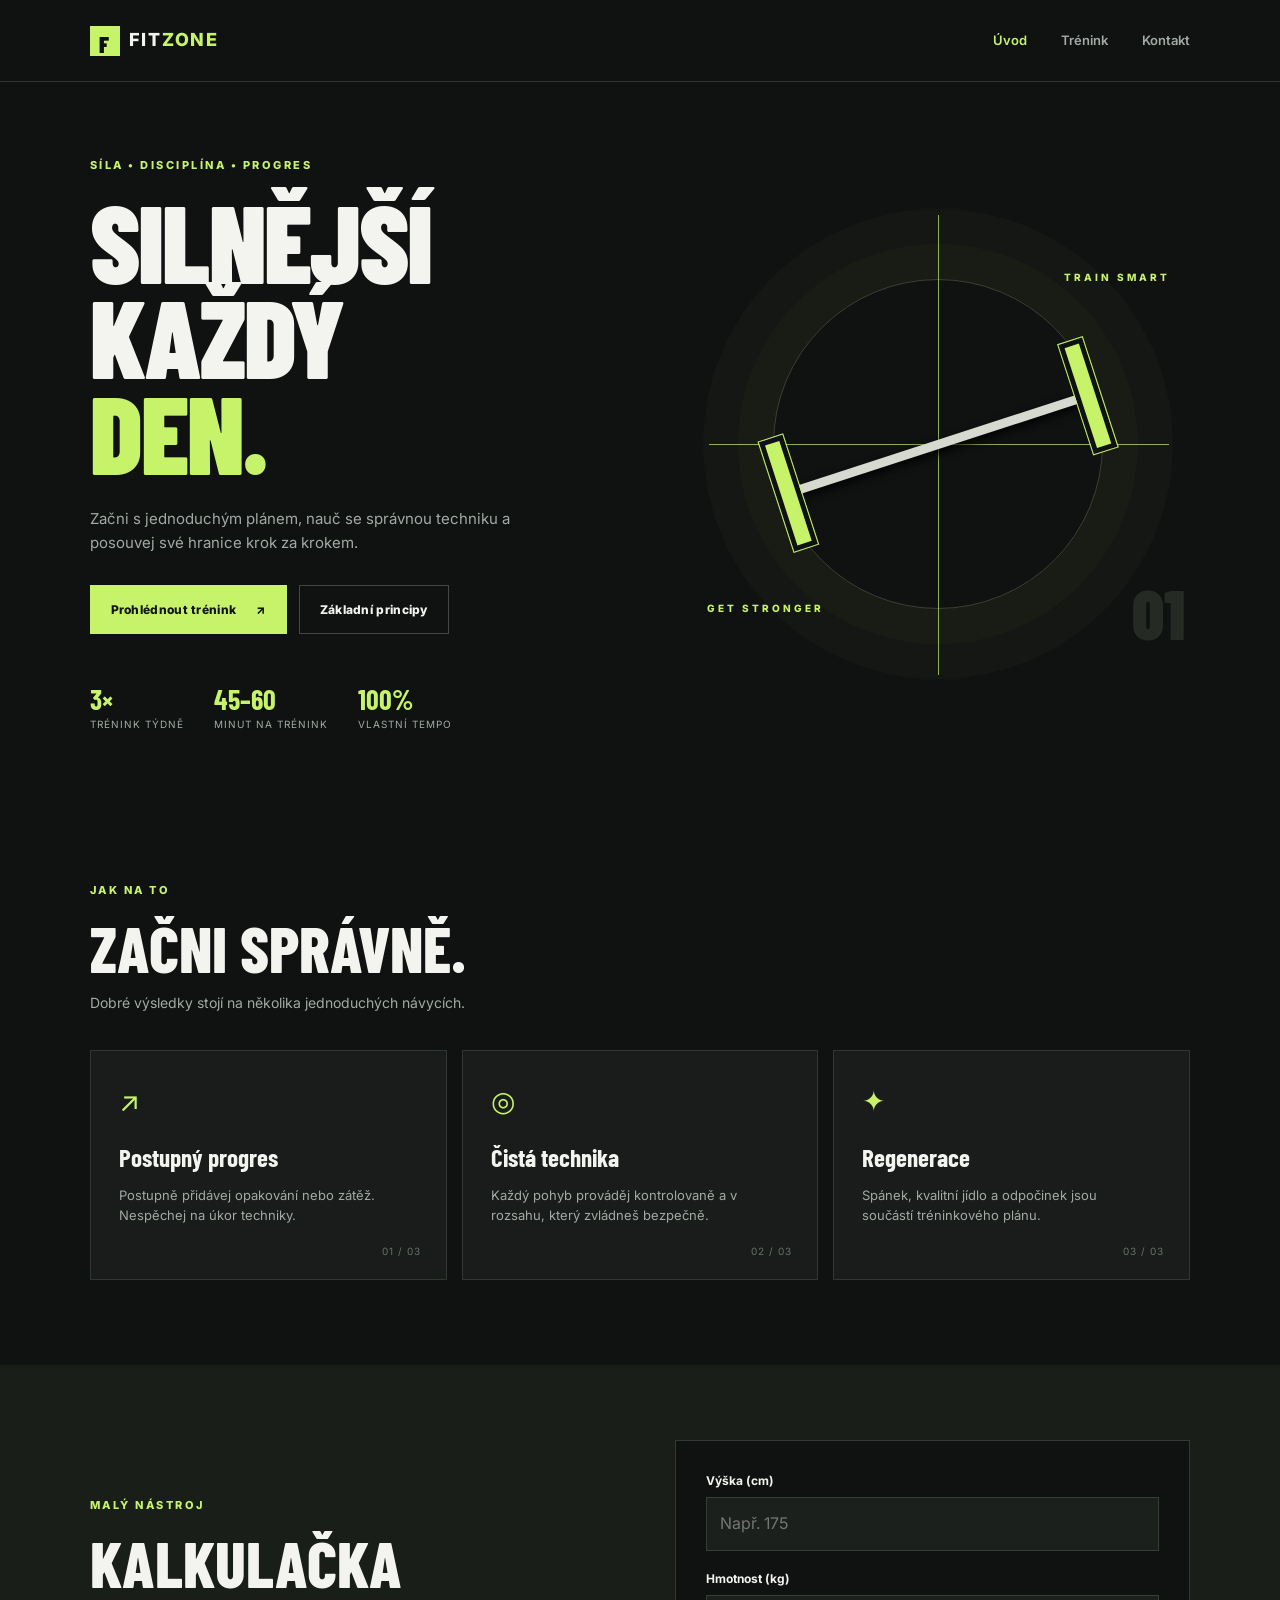
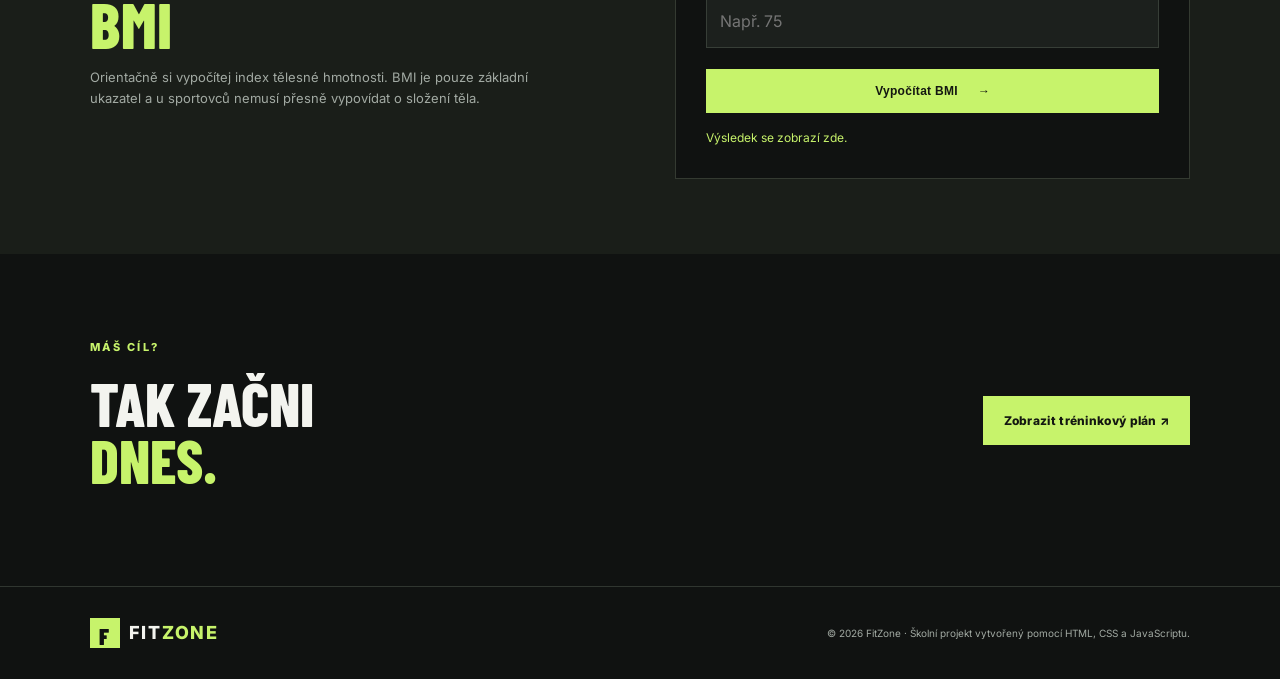
<file: index.html>
<!DOCTYPE html>
<html lang="cs">
<head>
  <meta charset="UTF-8">
  <meta name="viewport" content="width=device-width, initial-scale=1.0">
  <meta name="description" content="FitZone - jednoduchý průvodce fitness a silovým tréninkem.">
  <title>FitZone | Začni trénovat</title>
  <link rel="stylesheet" href="style.css">
  <script src="script.js" defer></script>
</head>
<body>
  <header class="site-header">
    <a class="logo" href="index.html" aria-label="FitZone, úvodní stránka"><span class="logo-mark">F</span> FIT<span>ZONE</span></a>
    <button class="menu-toggle" aria-label="Otevřít navigaci" aria-expanded="false">☰</button>
    <nav class="nav" aria-label="Hlavní navigace">
      <a class="active" href="index.html">Úvod</a>
      <a href="trenink.html">Trénink</a>
      <a href="#kontakt">Kontakt</a>
    </nav>
  </header>

  <main>
    <section class="hero">
      <div class="hero-content">
        <p class="eyebrow">SÍLA • DISCIPLÍNA • PROGRES</p>
        <h1>Silnější každý<br><span>den.</span></h1>
        <p class="hero-text">Začni s jednoduchým plánem, nauč se správnou techniku a posouvej své hranice krok za krokem.</p>
        <div class="hero-actions">
          <a class="btn btn-primary" href="trenink.html">Prohlédnout trénink <span>↗</span></a>
          <a class="btn btn-ghost" href="#principy">Základní principy</a>
        </div>
        <div class="hero-stats">
          <div><strong>3×</strong><span>trénink týdně</span></div>
          <div><strong>45–60</strong><span>minut na trénink</span></div>
          <div><strong>100%</strong><span>vlastní tempo</span></div>
        </div>
      </div>
      <div class="hero-visual" aria-label="Ilustrace činky a silového tréninku">
        <div class="visual-ring"></div>
        <div class="visual-label label-top">TRAIN SMART</div>
        <div class="barbell">
          <span class="plate plate-left"></span><span class="bar"></span><span class="plate plate-right"></span>
        </div>
        <div class="visual-label label-bottom">GET STRONGER</div>
        <div class="visual-number">01</div>
      </div>
    </section>

    <section class="section" id="principy">
      <div class="section-heading">
        <p class="eyebrow">JAK NA TO</p>
        <h2>Začni správně.</h2>
        <p>Dobré výsledky stojí na několika jednoduchých návycích.</p>
      </div>
      <div class="feature-grid">
        <article class="feature-card"><span class="feature-icon">↗</span><h3>Postupný progres</h3><p>Postupně přidávej opakování nebo zátěž. Nespěchej na úkor techniky.</p><span class="card-index">01 / 03</span></article>
        <article class="feature-card"><span class="feature-icon">◎</span><h3>Čistá technika</h3><p>Každý pohyb prováděj kontrolovaně a v rozsahu, který zvládneš bezpečně.</p><span class="card-index">02 / 03</span></article>
        <article class="feature-card"><span class="feature-icon">✦</span><h3>Regenerace</h3><p>Spánek, kvalitní jídlo a odpočinek jsou součástí tréninkového plánu.</p><span class="card-index">03 / 03</span></article>
      </div>
    </section>

    <section class="bmi-section">
      <div class="bmi-copy"><p class="eyebrow">MALÝ NÁSTROJ</p><h2>Kalkulačka<br><span>BMI</span></h2><p>Orientačně si vypočítej index tělesné hmotnosti. BMI je pouze základní ukazatel a u sportovců nemusí přesně vypovídat o složení těla.</p></div>
      <form class="bmi-card" id="bmi-form">
        <label for="height">Výška (cm)</label><input id="height" type="number" min="100" max="250" placeholder="Např. 175" required>
        <label for="weight">Hmotnost (kg)</label><input id="weight" type="number" min="25" max="300" step="0.1" placeholder="Např. 75" required>
        <button class="btn btn-primary" type="submit">Vypočítat BMI <span>→</span></button>
        <p class="bmi-result" id="bmi-result" aria-live="polite">Výsledek se zobrazí zde.</p>
      </form>
    </section>

    <section class="contact section" id="kontakt">
      <div><p class="eyebrow">MÁŠ CÍL?</p><h2>Tak začni<br><span>dnes.</span></h2></div>
      <a class="btn btn-primary" href="trenink.html">Zobrazit tréninkový plán ↗</a>
    </section>
  </main>
  <footer><a class="logo" href="index.html"><span class="logo-mark">F</span> FIT<span>ZONE</span></a><p>© <span id="year"></span> FitZone · Školní projekt vytvořený pomocí HTML, CSS a JavaScriptu.</p></footer>
</body>
</html>
</file>
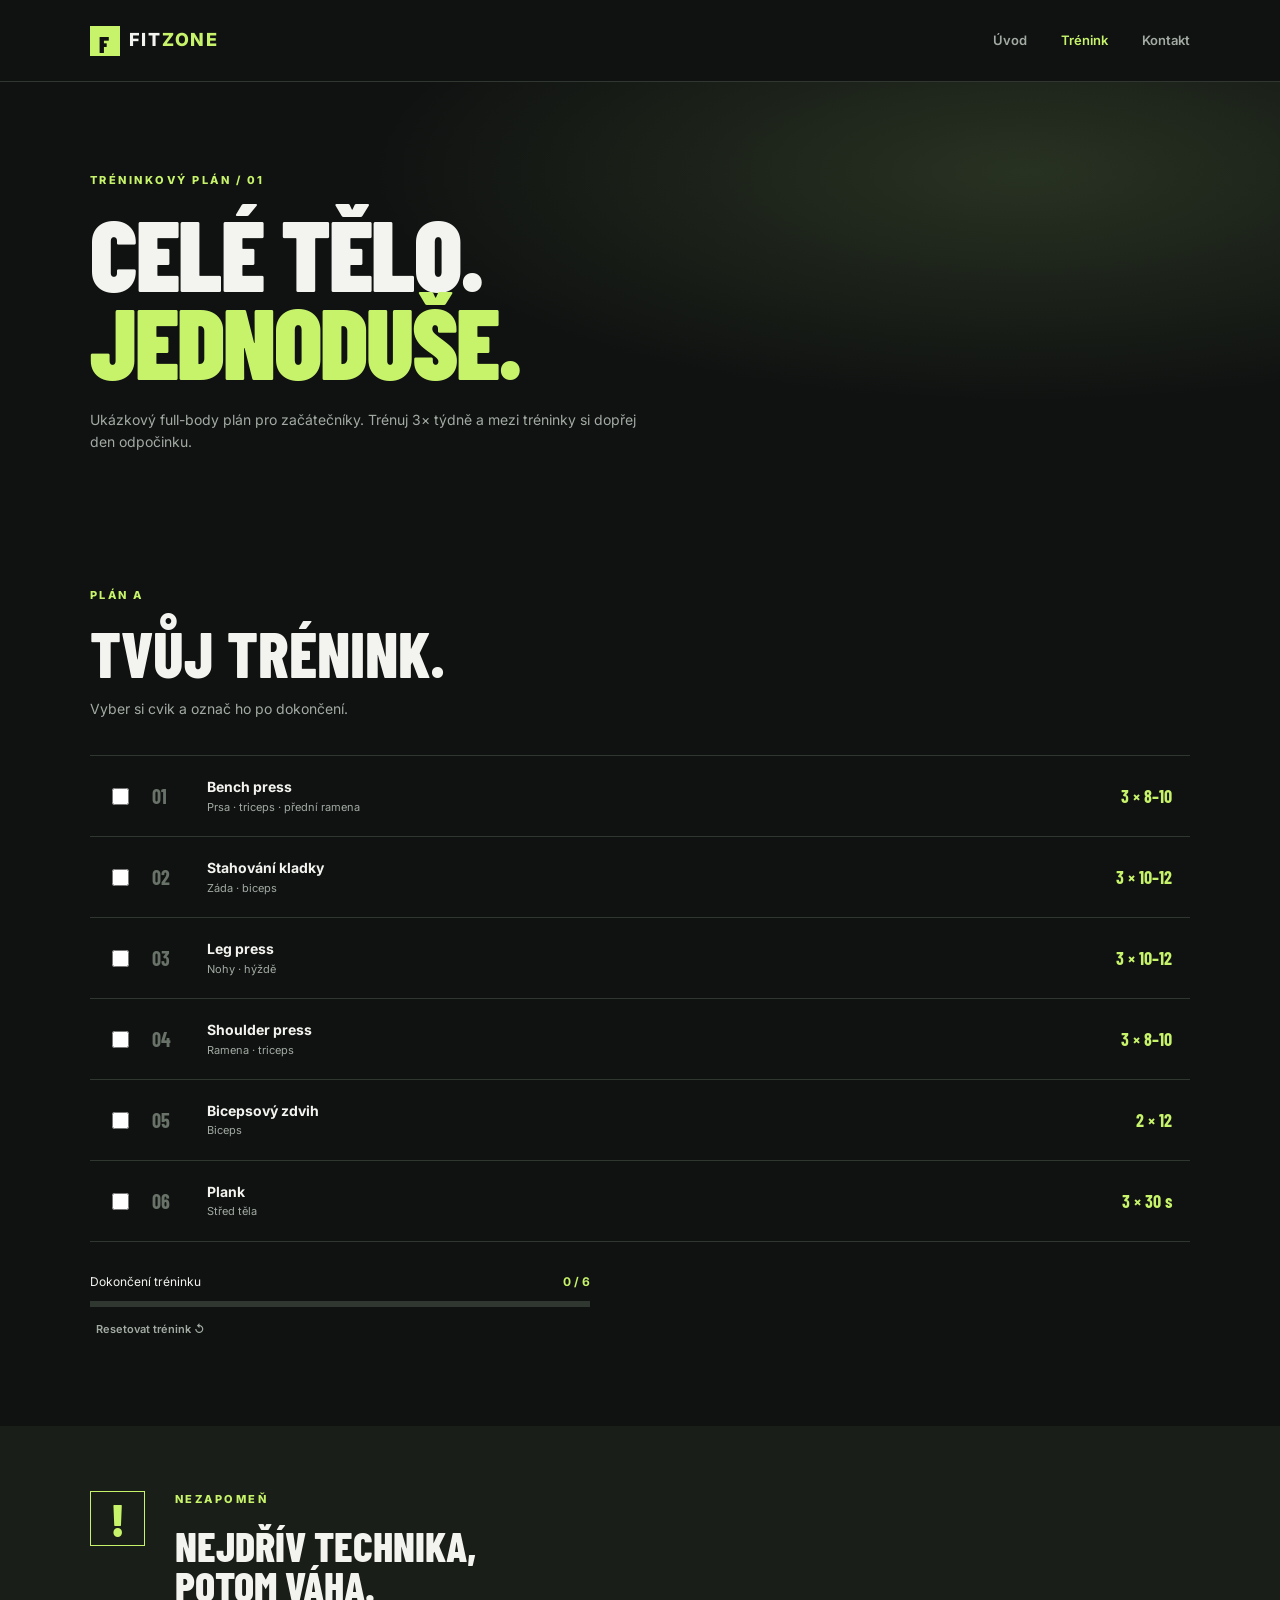
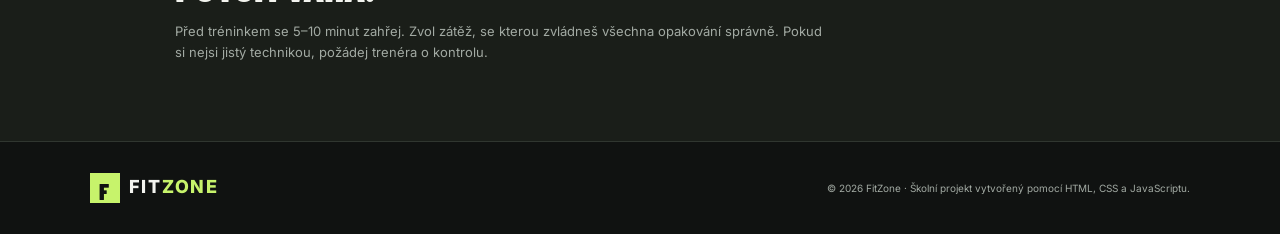
<file: trenink.html>
<!DOCTYPE html>
<html lang="cs">
<head>
  <meta charset="UTF-8">
  <meta name="viewport" content="width=device-width, initial-scale=1.0">
  <meta name="description" content="Ukázkový tréninkový plán pro začátečníky.">
  <title>FitZone | Tréninkový plán</title>
  <link rel="stylesheet" href="style.css">
  <script src="script.js" defer></script>
</head>
<body>
  <header class="site-header">
    <a class="logo" href="index.html" aria-label="FitZone, úvodní stránka"><span class="logo-mark">F</span> FIT<span>ZONE</span></a>
    <button class="menu-toggle" aria-label="Otevřít navigaci" aria-expanded="false">☰</button>
    <nav class="nav" aria-label="Hlavní navigace"><a href="index.html">Úvod</a><a class="active" href="trenink.html">Trénink</a><a href="index.html#kontakt">Kontakt</a></nav>
  </header>
  <main>
    <section class="page-hero">
      <p class="eyebrow">TRÉNINKOVÝ PLÁN / 01</p>
      <h1>Celé tělo.<br><span>Jednoduše.</span></h1>
      <p>Ukázkový full-body plán pro začátečníky. Trénuj 3× týdně a mezi tréninky si dopřej den odpočinku.</p>
    </section>
    <section class="section workout-section">
      <div class="section-heading"><p class="eyebrow">PLÁN A</p><h2>Tvůj trénink.</h2><p>Vyber si cvik a označ ho po dokončení.</p></div>
      <div class="workout-list">
        <label class="workout-item"><input type="checkbox"><span class="exercise-num">01</span><span class="exercise"><strong>Bench press</strong><small>Prsa · triceps · přední ramena</small></span><span class="sets">3 × 8–10</span></label>
        <label class="workout-item"><input type="checkbox"><span class="exercise-num">02</span><span class="exercise"><strong>Stahování kladky</strong><small>Záda · biceps</small></span><span class="sets">3 × 10–12</span></label>
        <label class="workout-item"><input type="checkbox"><span class="exercise-num">03</span><span class="exercise"><strong>Leg press</strong><small>Nohy · hýždě</small></span><span class="sets">3 × 10–12</span></label>
        <label class="workout-item"><input type="checkbox"><span class="exercise-num">04</span><span class="exercise"><strong>Shoulder press</strong><small>Ramena · triceps</small></span><span class="sets">3 × 8–10</span></label>
        <label class="workout-item"><input type="checkbox"><span class="exercise-num">05</span><span class="exercise"><strong>Bicepsový zdvih</strong><small>Biceps</small></span><span class="sets">2 × 12</span></label>
        <label class="workout-item"><input type="checkbox"><span class="exercise-num">06</span><span class="exercise"><strong>Plank</strong><small>Střed těla</small></span><span class="sets">3 × 30 s</span></label>
      </div>
      <div class="progress-wrap"><div class="progress-top"><span>Dokončení tréninku</span><strong id="progress-text">0 / 6</strong></div><div class="progress-track"><div id="progress-bar"></div></div><button class="reset-btn" id="reset-workout" type="button">Resetovat trénink ↺</button></div>
    </section>
    <section class="tip-section"><span class="tip-mark">!</span><div><p class="eyebrow">NEZAPOMEŇ</p><h2>Nejdřív technika,<br>potom váha.</h2><p>Před tréninkem se 5–10 minut zahřej. Zvol zátěž, se kterou zvládneš všechna opakování správně. Pokud si nejsi jistý technikou, požádej trenéra o kontrolu.</p></div></section>
  </main>
  <footer><a class="logo" href="index.html"><span class="logo-mark">F</span> FIT<span>ZONE</span></a><p>© <span id="year"></span> FitZone · Školní projekt vytvořený pomocí HTML, CSS a JavaScriptu.</p></footer>
</body>
</html>
</file>
<file: style.css>
@import url('https://fonts.googleapis.com/css2?family=Barlow+Condensed:wght@500;600;700;800;900&family=Inter:wght@400;500;600;700&display=swap');
:root{--bg:#101211;--panel:#191c1a;--text:#f3f4ef;--muted:#a2aaa3;--lime:#c7f36b;--line:#303630}
*{box-sizing:border-box}html{scroll-behavior:smooth}body{margin:0;background:var(--bg);color:var(--text);font-family:Inter,Arial,sans-serif;line-height:1.6}a{color:inherit;text-decoration:none}.site-header{height:82px;padding:0 7%;display:flex;align-items:center;justify-content:space-between;border-bottom:1px solid var(--line);position:relative;z-index:5;background:rgba(16,18,17,.96)}.logo{font-weight:800;letter-spacing:1.5px;font-size:18px;display:flex;align-items:center;gap:9px}.logo>span:last-child{color:var(--lime);margin-left:-8px}.logo-mark{display:grid;place-items:center;background:var(--lime);color:#101211;width:30px;height:30px;font-family:'Barlow Condensed';font-size:23px;font-weight:900}.nav{display:flex;gap:34px;color:var(--muted);font-size:13px;font-weight:600}.nav a:hover,.nav a.active{color:var(--lime)}.menu-toggle{display:none;background:none;border:0;color:var(--text);font-size:25px}
.hero{min-height:610px;padding:75px 7% 65px;display:grid;grid-template-columns:1.05fr .95fr;align-items:center;gap:40px;overflow:hidden}.eyebrow{color:var(--lime);font-size:11px;font-weight:800;letter-spacing:2.5px;margin:0 0 18px}.hero h1,.page-hero h1{font:900 clamp(64px,8.5vw,118px)/.88 'Barlow Condensed',Impact,sans-serif;letter-spacing:-2px;margin:0;text-transform:uppercase}.hero h1 span,.page-hero h1 span,.bmi-copy h2 span,.contact h2 span{color:var(--lime)}.hero-text{max-width:460px;color:var(--muted);font-size:15px;margin:27px 0 30px}.hero-actions{display:flex;gap:12px;flex-wrap:wrap}.btn{display:inline-flex;align-items:center;justify-content:center;gap:20px;padding:14px 20px;font-size:12px;font-weight:800;letter-spacing:.3px;border:1px solid transparent;transition:.2s}.btn-primary{background:var(--lime);color:#141711}.btn-primary:hover{background:#d8ff91;transform:translateY(-2px)}.btn-ghost{border-color:#414741;color:var(--text)}.btn-ghost:hover{border-color:var(--lime)}.hero-stats{display:flex;gap:30px;margin-top:48px}.hero-stats div{display:flex;flex-direction:column}.hero-stats strong{font:700 28px 'Barlow Condensed';color:var(--lime)}.hero-stats span{font-size:10px;color:var(--muted);text-transform:uppercase;letter-spacing:1px}.hero-visual{height:420px;position:relative;display:grid;place-items:center}.visual-ring{width:330px;height:330px;border:1px solid #3a4235;border-radius:50%;position:absolute;box-shadow:0 0 0 35px rgba(199,243,107,.025),0 0 0 70px rgba(199,243,107,.02)}.visual-ring:before,.visual-ring:after{content:"";position:absolute;background:var(--lime);opacity:.7}.visual-ring:before{height:1px;width:460px;left:-65px;top:50%}.visual-ring:after{width:1px;height:460px;top:-65px;left:50%}.barbell{width:340px;height:30px;position:relative;display:flex;align-items:center;z-index:1;transform:rotate(-18deg)}.bar{height:9px;background:#d6d9cf;width:100%;box-shadow:0 4px 10px #000}.plate{display:block;background:var(--lime);height:115px;width:27px;border:5px solid #101211;outline:1px solid var(--lime);z-index:2}.plate-left{margin-right:-3px}.plate-right{margin-left:-3px}.visual-label{position:absolute;font-size:10px;letter-spacing:3px;font-weight:800;color:var(--lime)}.label-top{top:35px;right:20px}.label-bottom{bottom:38px;left:20px}.visual-number{position:absolute;right:5px;bottom:0;font:900 70px 'Barlow Condensed';color:#252a24}
.section{padding:85px 7%}.section-heading{margin-bottom:35px}.section-heading h2,.bmi-copy h2,.contact h2{font:800 clamp(42px,5vw,65px)/.95 'Barlow Condensed';text-transform:uppercase;margin:0 0 12px}.section-heading>p:last-child{color:var(--muted);font-size:14px}.feature-grid{display:grid;grid-template-columns:repeat(3,1fr);gap:15px}.feature-card{background:var(--panel);border:1px solid var(--line);padding:28px;min-height:230px;position:relative}.feature-icon{color:var(--lime);font-size:28px}.feature-card h3{font:700 25px 'Barlow Condensed';margin:18px 0 7px}.feature-card p{font-size:13px;color:var(--muted);max-width:280px}.card-index{position:absolute;right:25px;bottom:20px;font-size:10px;color:#687168;letter-spacing:1px}
.bmi-section{background:#1a1e19;padding:75px 7%;display:grid;grid-template-columns:1fr 1fr;gap:70px;align-items:center}.bmi-copy>p:last-child{max-width:440px;color:var(--muted);font-size:13px}.bmi-card{background:#101211;padding:30px;display:flex;flex-direction:column;border:1px solid #343a31}.bmi-card label{font-size:12px;font-weight:700;margin:0 0 7px}.bmi-card input{background:#1c201d;border:1px solid #373e37;color:white;padding:13px;margin-bottom:18px;font:inherit;outline:none}.bmi-card input:focus{border-color:var(--lime)}.bmi-card .btn{margin-top:3px}.bmi-result{font-size:12px;color:var(--lime);margin:15px 0 0;min-height:20px}.contact{display:flex;align-items:center;justify-content:space-between;gap:30px}.contact h2{font-size:60px}
footer{border-top:1px solid var(--line);padding:28px 7%;display:flex;align-items:center;justify-content:space-between;gap:20px}footer p{color:var(--muted);font-size:10px;text-align:right}
.page-hero{padding:90px 7% 65px;background:radial-gradient(ellipse at 80% 20%,#283222 0,transparent 45%)}.page-hero h1{font-size:clamp(60px,8vw,100px)}.page-hero>p:last-child{max-width:550px;color:var(--muted);font-size:14px;margin-top:25px}.workout-section{padding-top:55px}.workout-list{border-top:1px solid var(--line)}.workout-item{display:flex;align-items:center;gap:20px;padding:20px 18px;border-bottom:1px solid var(--line);cursor:pointer;transition:background .2s}.workout-item:hover{background:#1a1e19}.workout-item input{accent-color:var(--lime);width:17px;height:17px;flex-shrink:0}.exercise-num{font:700 20px 'Barlow Condensed';color:#697268;width:35px}.exercise{display:flex;flex-direction:column;flex:1}.exercise strong{font-size:14px}.exercise small{font-size:11px;color:var(--muted)}.sets{font:700 18px 'Barlow Condensed';color:var(--lime);white-space:nowrap}.workout-item:has(input:checked) .exercise strong{text-decoration:line-through;color:#7e877d}.progress-wrap{margin-top:30px;max-width:500px}.progress-top{display:flex;justify-content:space-between;font-size:12px;margin-bottom:10px}.progress-top strong{color:var(--lime)}.progress-track{height:6px;background:#303630;overflow:hidden}.progress-track div{height:100%;width:0;background:var(--lime);transition:width .25s}.reset-btn{margin-top:14px;border:0;background:none;color:var(--muted);font:600 11px Inter;cursor:pointer}.reset-btn:hover{color:var(--lime)}.tip-section{padding:65px 7%;background:#1a1e19;display:flex;gap:30px;align-items:flex-start}.tip-mark{font:900 45px 'Barlow Condensed';color:var(--lime);border:1px solid var(--lime);width:55px;height:55px;display:grid;place-items:center;flex-shrink:0}.tip-section h2{font:800 42px/.95 'Barlow Condensed';text-transform:uppercase;margin:0 0 15px}.tip-section p:last-child{color:var(--muted);font-size:13px;max-width:650px}
@media(max-width:760px){.site-header{height:70px;padding:0 5%}.menu-toggle{display:block}.nav{display:none;position:absolute;top:69px;left:0;right:0;background:#151816;padding:22px 5%;flex-direction:column;gap:18px;border-bottom:1px solid var(--line)}.nav.open{display:flex}.hero{grid-template-columns:1fr;padding:60px 5% 45px;gap:15px}.hero h1{font-size:76px}.hero-visual{height:300px}.visual-ring{width:230px;height:230px}.visual-ring:before{width:330px;left:-50px}.visual-ring:after{height:330px;top:-50px}.barbell{width:270px}.plate{height:85px;width:22px}.hero-stats{gap:18px;margin-top:35px}.hero-stats strong{font-size:24px}.hero-stats span{font-size:9px}.section{padding:60px 5%}.feature-grid{grid-template-columns:1fr}.feature-card{min-height:190px}.bmi-section{grid-template-columns:1fr;gap:30px;padding:60px 5%}.contact{align-items:flex-start;flex-direction:column}.contact h2{font-size:52px}footer{padding:25px 5%;align-items:flex-start;flex-direction:column}footer p{text-align:left;margin:0}.page-hero{padding:65px 5% 45px}.page-hero h1{font-size:70px}.workout-item{gap:12px;padding:17px 7px}.exercise-num{width:25px}.exercise strong{font-size:12px}.exercise small{font-size:10px}.sets{font-size:15px}.tip-section{padding:50px 5%;gap:18px}.tip-section h2{font-size:35px}}
@media(prefers-reduced-motion:reduce){html{scroll-behavior:auto}*,*:before,*:after{transition:none!important}}
</file>
